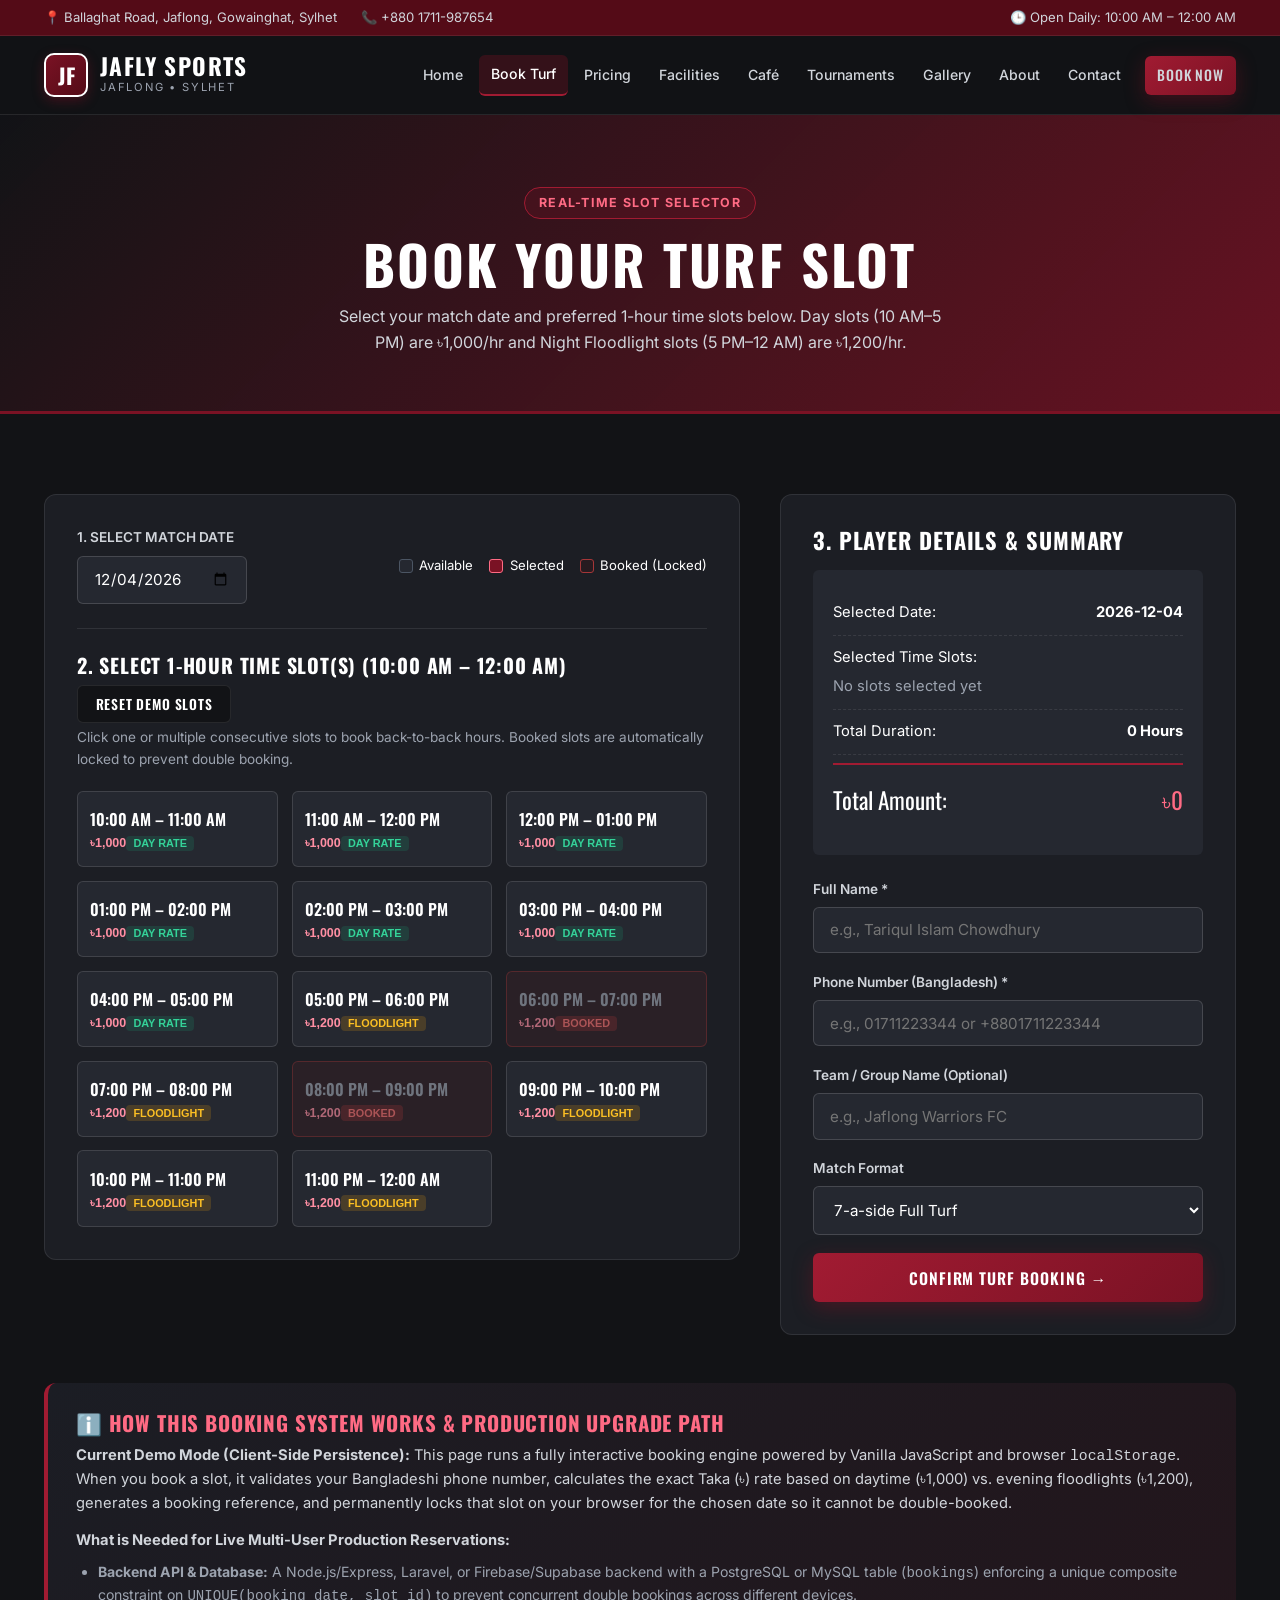
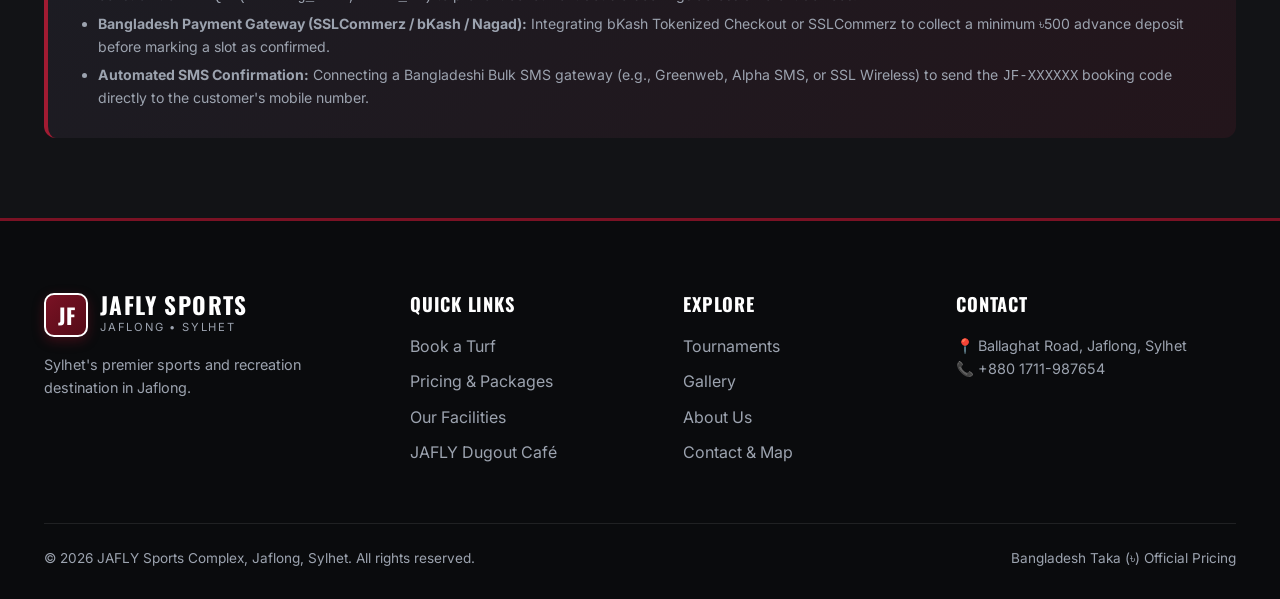
<file: booking.html>
<!DOCTYPE html>
<html lang="en">
<head>
  <meta charset="UTF-8" />
  <meta name="viewport" content="width=device-width, initial-scale=1.0" />
  <title>Book a Turf | JAFLY Sports Complex, Jaflong, Sylhet</title>
  <link rel="stylesheet" href="styles.css" />
</head>
<body>

  <!-- Top Info Bar -->
  <div class="top-bar">
    <div class="container top-bar-inner">
      <div class="top-bar-info">
        <span>📍 Ballaghat Road, Jaflong, Gowainghat, Sylhet</span>
        <span>📞 +880 1711-987654</span>
      </div>
      <div>
        <span>🕒 Open Daily: 10:00 AM – 12:00 AM</span>
      </div>
    </div>
  </div>

  <!-- Header -->
  <header class="site-header">
    <div class="container navbar">
      <a href="index.html" class="brand-logo">
        <div class="logo-crest">JF</div>
        <div class="logo-text">
          <span class="logo-title">JAFLY SPORTS</span>
          <span class="logo-sub">Jaflong • Sylhet</span>
        </div>
      </a>
      <button class="mobile-toggle" id="mobileToggle" aria-label="Toggle Menu">☰</button>
      <nav class="nav-links" id="navLinks">
        <a href="index.html">Home</a>
        <a href="booking.html" class="active">Book Turf</a>
        <a href="pricing.html">Pricing</a>
        <a href="facilities.html">Facilities</a>
        <a href="cafe.html">Café</a>
        <a href="tournaments.html">Tournaments</a>
        <a href="gallery.html">Gallery</a>
        <a href="about.html">About</a>
        <a href="contact.html">Contact</a>
        <a href="booking.html" class="btn btn-primary btn-sm nav-cta">Book Now</a>
      </nav>
    </div>
  </header>

  <!-- Page Banner -->
  <section class="page-header">
    <div class="container">
      <span class="section-tag">Real-Time Slot Selector</span>
      <h1>Book Your Turf Slot</h1>
      <p>Select your match date and preferred 1-hour time slots below. Day slots (10 AM–5 PM) are ৳1,000/hr and Night Floodlight slots (5 PM–12 AM) are ৳1,200/hr.</p>
    </div>
  </section>

  <!-- Interactive Booking Engine -->
  <section class="section">
    <div class="container">
      <div class="booking-layout">

        <!-- Left Column: Date & 14 1-Hour Time Slots -->
        <div class="booking-panel">
          <div class="booking-controls-bar">
            <div class="date-picker-group">
              <label for="bookingDate">1. Select Match Date</label>
              <input type="date" id="bookingDate" class="form-input" style="max-width: 240px;" />
            </div>

            <div class="slot-legend">
              <div class="legend-item"><span class="legend-box legend-available"></span> Available</div>
              <div class="legend-item"><span class="legend-box legend-selected"></span> Selected</div>
              <div class="legend-item"><span class="legend-box legend-booked"></span> Booked (Locked)</div>
            </div>
          </div>

          <div style="display: flex; justify-content: space-between; align-items: center; flex-wrap: wrap; gap: 0.5rem;">
            <h3 style="font-size: 1.25rem;">2. Select 1-Hour Time Slot(s) (10:00 AM – 12:00 AM)</h3>
            <button type="button" id="resetDemoBtn" class="btn btn-dark btn-sm" title="Reset local demo bookings">Reset Demo Slots</button>
          </div>
          <p style="font-size: 0.85rem; color: var(--gray-muted); margin-top: 0.25rem;">
            Click one or multiple consecutive slots to book back-to-back hours. Booked slots are automatically locked to prevent double booking.
          </p>

          <!-- Dynamic 14 Slots Grid rendered by script.js -->
          <div id="slotsGrid" class="slots-grid"></div>
          <p id="slotError" class="error-msg">⚠ Please select at least one available time slot above.</p>
        </div>

        <!-- Right Column: Customer Form & Automatic Price Summary -->
        <div class="booking-panel">
          <h3 style="font-size: 1.4rem; margin-bottom: 1rem;">3. Player Details & Summary</h3>

          <div style="background: var(--charcoal-elevated); padding: 1.25rem; border-radius: var(--radius-sm); margin-bottom: 1.5rem;">
            <div class="summary-line">
              <span>Selected Date:</span>
              <strong id="summaryDate">—</strong>
            </div>
            <div class="summary-line" style="flex-direction: column; gap: 0.35rem;">
              <span>Selected Time Slots:</span>
              <div id="summarySlots">No slots selected yet</div>
            </div>
            <div class="summary-line">
              <span>Total Duration:</span>
              <strong id="summaryHours">0 Hours</strong>
            </div>
            <div class="summary-total">
              <span>Total Amount:</span>
              <span id="summaryTotal" style="color: #FF6B84;">৳0</span>
            </div>
          </div>

          <form id="turfBookingForm" novalidate>
            <div class="form-group">
              <label for="customerName">Full Name *</label>
              <input type="text" id="customerName" class="form-input" placeholder="e.g., Tariqul Islam Chowdhury" required />
              <div id="nameError" class="error-msg">Please enter your full name (minimum 3 characters).</div>
            </div>

            <div class="form-group">
              <label for="customerPhone">Phone Number (Bangladesh) *</label>
              <input type="tel" id="customerPhone" class="form-input" placeholder="e.g., 01711223344 or +8801711223344" required />
              <div id="phoneError" class="error-msg">Enter a valid 11-digit Bangladesh mobile number (013–019XXXXXXXX).</div>
            </div>

            <div class="form-group">
              <label for="customerTeam">Team / Group Name (Optional)</label>
              <input type="text" id="customerTeam" class="form-input" placeholder="e.g., Jaflong Warriors FC" />
            </div>

            <div class="form-group">
              <label for="matchFormat">Match Format</label>
              <select id="matchFormat" class="form-select">
                <option value="7-a-side Full Turf">7-a-side Full Turf</option>
                <option value="6-a-side Standard">6-a-side Standard</option>
                <option value="Academy / Coaching Session">Academy / Coaching Session</option>
              </select>
            </div>

            <button type="submit" class="btn btn-primary btn-block">Confirm Turf Booking →</button>
          </form>

          <!-- Instant Booking Confirmation Receipt -->
          <div id="bookingConfirmation" class="confirmation-box"></div>
        </div>

      </div>

      <!-- Clear Technical Explanation of Demo vs Production Architecture -->
      <div class="architecture-note">
        <h3 style="font-size: 1.3rem; margin-bottom: 0.5rem; color: #FF6B84;">ℹ️ How This Booking System Works & Production Upgrade Path</h3>
        <p style="font-size: 0.92rem; color: var(--gray-light); margin-bottom: 0.85rem;">
          <strong>Current Demo Mode (Client-Side Persistence):</strong> This page runs a fully interactive booking engine powered by Vanilla JavaScript and browser <code>localStorage</code>. When you book a slot, it validates your Bangladeshi phone number, calculates the exact Taka (৳) rate based on daytime (৳1,000) vs. evening floodlights (৳1,200), generates a booking reference, and permanently locks that slot on your browser for the chosen date so it cannot be double-booked.
        </p>
        <p style="font-size: 0.92rem; color: var(--gray-light);">
          <strong>What is Needed for Live Multi-User Production Reservations:</strong>
        </p>
        <ul style="font-size: 0.88rem; color: var(--gray-muted); margin-top: 0.5rem; display: grid; gap: 0.35rem; list-style: disc; padding-left: 1.4rem;">
          <li><strong>Backend API & Database:</strong> A Node.js/Express, Laravel, or Firebase/Supabase backend with a PostgreSQL or MySQL table (<code>bookings</code>) enforcing a unique composite constraint on <code>UNIQUE(booking_date, slot_id)</code> to prevent concurrent double bookings across different devices.</li>
          <li><strong>Bangladesh Payment Gateway (SSLCommerz / bKash / Nagad):</strong> Integrating bKash Tokenized Checkout or SSLCommerz to collect a minimum ৳500 advance deposit before marking a slot as confirmed.</li>
          <li><strong>Automated SMS Confirmation:</strong> Connecting a Bangladeshi Bulk SMS gateway (e.g., Greenweb, Alpha SMS, or SSL Wireless) to send the <code>JF-XXXXXX</code> booking code directly to the customer's mobile number.</li>
        </ul>
      </div>
    </div>
  </section>

  <!-- Footer -->
  <footer class="site-footer">
    <div class="container">
      <div class="footer-grid">
        <div>
          <div class="brand-logo" style="margin-bottom: 1rem;">
            <div class="logo-crest">JF</div>
            <div class="logo-text">
              <span class="logo-title">JAFLY SPORTS</span>
              <span class="logo-sub">Jaflong • Sylhet</span>
            </div>
          </div>
          <p style="font-size: 0.9rem;">Sylhet's premier sports and recreation destination in Jaflong.</p>
        </div>
        <div>
          <h4 class="footer-title">Quick Links</h4>
          <ul class="footer-links">
            <li><a href="booking.html">Book a Turf</a></li>
            <li><a href="pricing.html">Pricing & Packages</a></li>
            <li><a href="facilities.html">Our Facilities</a></li>
            <li><a href="cafe.html">JAFLY Dugout Café</a></li>
          </ul>
        </div>
        <div>
          <h4 class="footer-title">Explore</h4>
          <ul class="footer-links">
            <li><a href="tournaments.html">Tournaments</a></li>
            <li><a href="gallery.html">Gallery</a></li>
            <li><a href="about.html">About Us</a></li>
            <li><a href="contact.html">Contact & Map</a></li>
          </ul>
        </div>
        <div>
          <h4 class="footer-title">Contact</h4>
          <p style="font-size: 0.9rem;">📍 Ballaghat Road, Jaflong, Sylhet</p>
          <p style="font-size: 0.9rem;">📞 +880 1711-987654</p>
        </div>
      </div>
      <div class="footer-bottom">
        <span>© 2026 JAFLY Sports Complex, Jaflong, Sylhet. All rights reserved.</span>
        <span>Bangladesh Taka (৳) Official Pricing</span>
      </div>
    </div>
  </footer>

  <script src="script.js"></script>
</body>
</html>
</file>
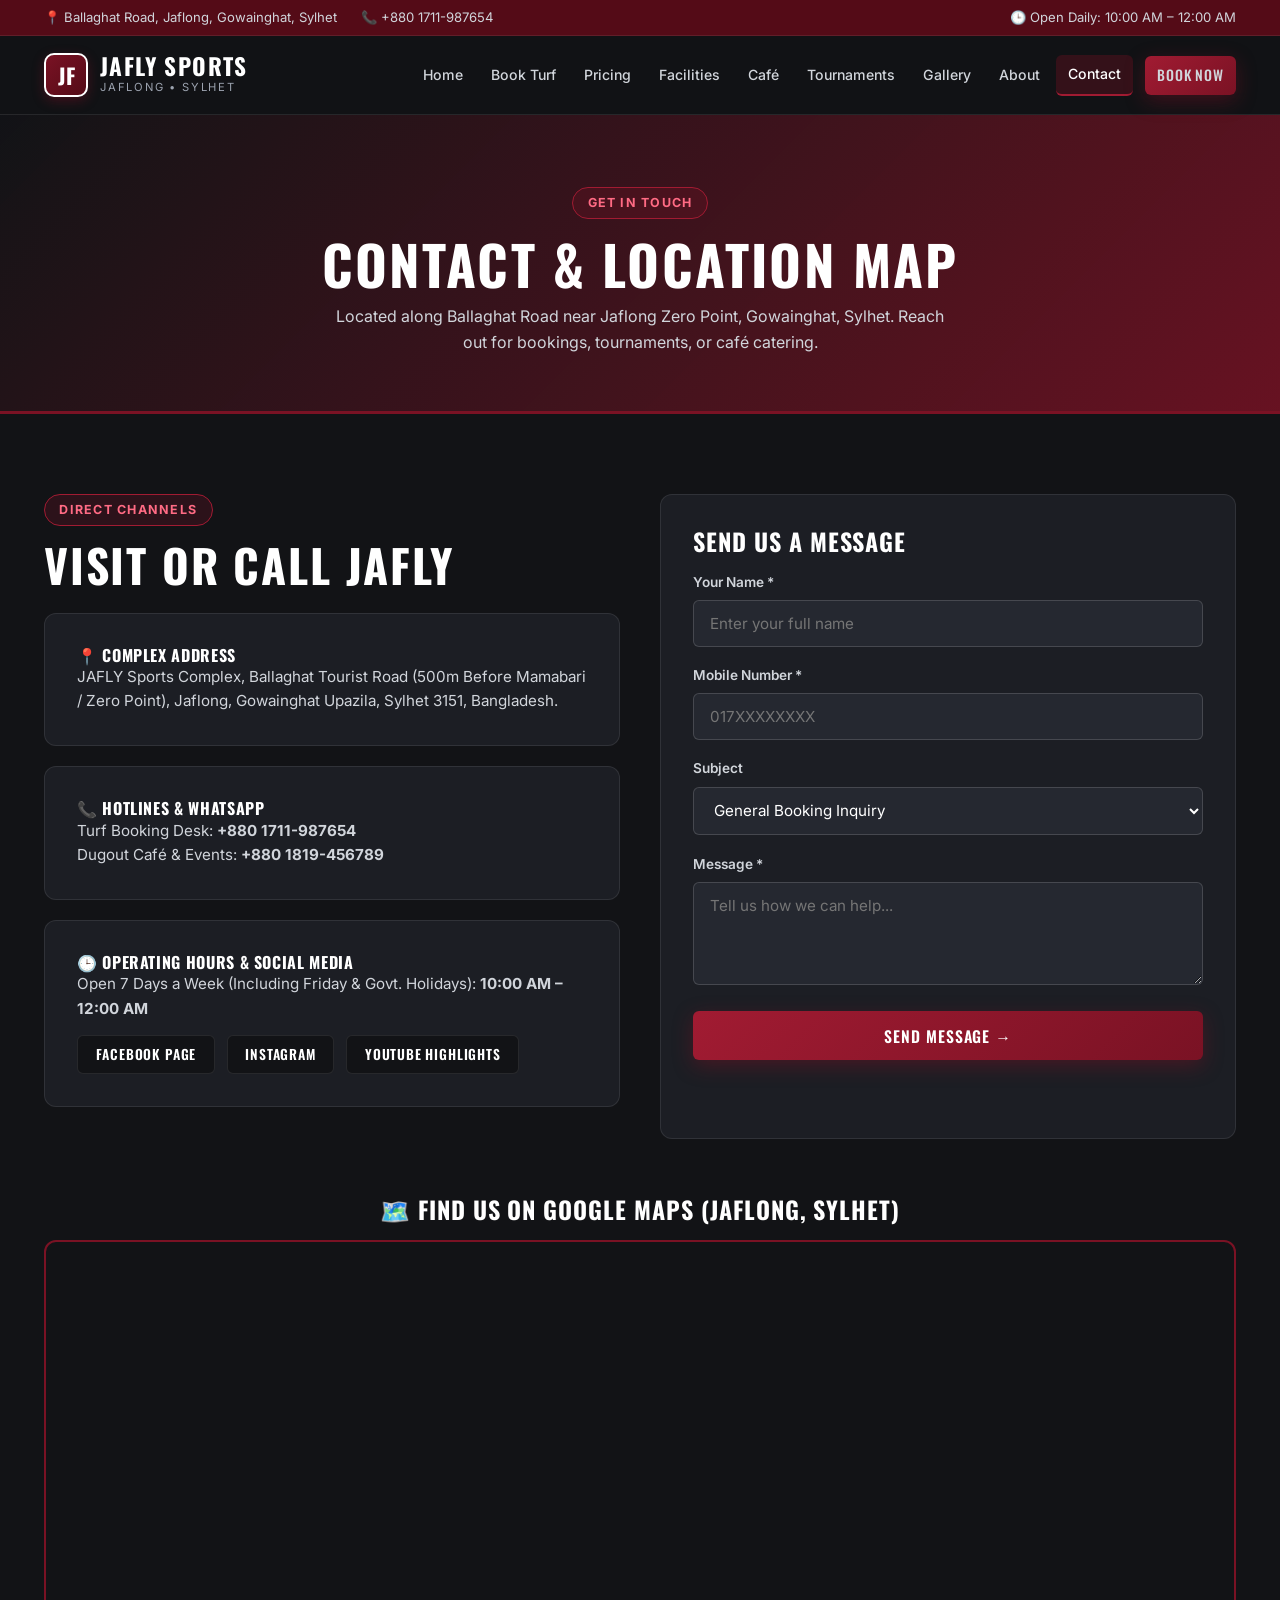
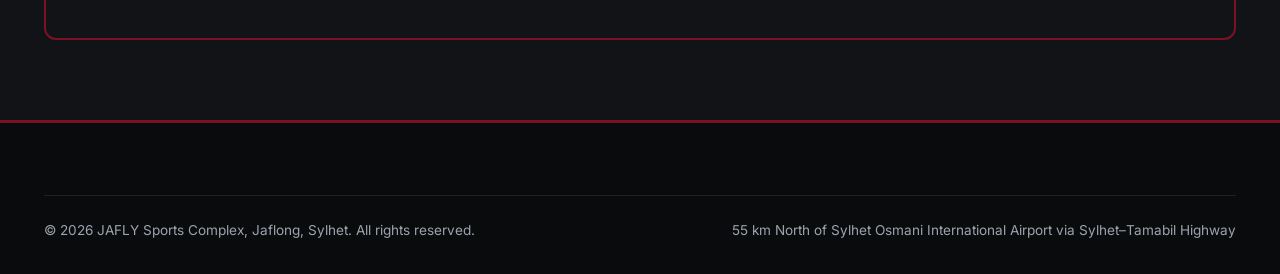
<file: contact.html>
<!DOCTYPE html>
<html lang="en">
<head>
  <meta charset="UTF-8" />
  <meta name="viewport" content="width=device-width, initial-scale=1.0" />
  <title>Contact & Location | JAFLY Sports Complex, Jaflong, Sylhet</title>
  <link rel="stylesheet" href="styles.css" />
</head>
<body>

  <div class="top-bar">
    <div class="container top-bar-inner">
      <div class="top-bar-info">
        <span>📍 Ballaghat Road, Jaflong, Gowainghat, Sylhet</span>
        <span>📞 +880 1711-987654</span>
      </div>
      <div><span>🕒 Open Daily: 10:00 AM – 12:00 AM</span></div>
    </div>
  </div>

  <header class="site-header">
    <div class="container navbar">
      <a href="index.html" class="brand-logo">
        <div class="logo-crest">JF</div>
        <div class="logo-text">
          <span class="logo-title">JAFLY SPORTS</span>
          <span class="logo-sub">Jaflong • Sylhet</span>
        </div>
      </a>
      <button class="mobile-toggle" id="mobileToggle" aria-label="Toggle Menu">☰</button>
      <nav class="nav-links" id="navLinks">
        <a href="index.html">Home</a>
        <a href="booking.html">Book Turf</a>
        <a href="pricing.html">Pricing</a>
        <a href="facilities.html">Facilities</a>
        <a href="cafe.html">Café</a>
        <a href="tournaments.html">Tournaments</a>
        <a href="gallery.html">Gallery</a>
        <a href="about.html">About</a>
        <a href="contact.html" class="active">Contact</a>
        <a href="booking.html" class="btn btn-primary btn-sm nav-cta">Book Now</a>
      </nav>
    </div>
  </header>

  <section class="page-header">
    <div class="container">
      <span class="section-tag">Get In Touch</span>
      <h1>Contact & Location Map</h1>
      <p>Located along Ballaghat Road near Jaflong Zero Point, Gowainghat, Sylhet. Reach out for bookings, tournaments, or café catering.</p>
    </div>
  </section>

  <section class="section">
    <div class="container">
      <div class="grid-2">

        <!-- Contact Details & Social Media -->
        <div>
          <span class="section-tag">Direct Channels</span>
          <h2 class="section-title" style="margin-bottom: 1.25rem;">Visit or Call JAFLY</h2>

          <div style="display: grid; gap: 1.25rem; margin-bottom: 2rem;">
            <div class="booking-panel">
              <h4>📍 Complex Address</h4>
              <p style="color: var(--gray-light); font-size: 0.95rem;">
                JAFLY Sports Complex, Ballaghat Tourist Road (500m Before Mamabari / Zero Point), Jaflong, Gowainghat Upazila, Sylhet 3151, Bangladesh.
              </p>
            </div>

            <div class="booking-panel">
              <h4>📞 Hotlines & WhatsApp</h4>
              <p style="color: var(--gray-light); font-size: 0.95rem;">
                Turf Booking Desk: <strong>+880 1711-987654</strong><br />
                Dugout Café & Events: <strong>+880 1819-456789</strong>
              </p>
            </div>

            <div class="booking-panel">
              <h4>🕒 Operating Hours & Social Media</h4>
              <p style="color: var(--gray-light); font-size: 0.95rem; margin-bottom: 0.85rem;">
                Open 7 Days a Week (Including Friday & Govt. Holidays): <strong>10:00 AM – 12:00 AM</strong>
              </p>
              <div style="display: flex; gap: 0.75rem; flex-wrap: wrap;">
                <a href="https://facebook.com" target="_blank" rel="noopener" class="btn btn-dark btn-sm">Facebook Page</a>
                <a href="https://instagram.com" target="_blank" rel="noopener" class="btn btn-dark btn-sm">Instagram</a>
                <a href="https://youtube.com" target="_blank" rel="noopener" class="btn btn-dark btn-sm">YouTube Highlights</a>
              </div>
            </div>
          </div>
        </div>

        <!-- Inquiry Form -->
        <div class="booking-panel">
          <h3 style="font-size: 1.5rem; margin-bottom: 1rem;">Send Us a Message</h3>
          <form id="contactForm">
            <div class="form-group">
              <label for="contactName">Your Name *</label>
              <input type="text" id="contactName" class="form-input" placeholder="Enter your full name" required />
            </div>
            <div class="form-group">
              <label for="contactPhone">Mobile Number *</label>
              <input type="tel" id="contactPhone" class="form-input" placeholder="017XXXXXXXX" required />
            </div>
            <div class="form-group">
              <label for="contactTopic">Subject</label>
              <select id="contactTopic" class="form-select">
                <option value="General Booking Inquiry">General Booking Inquiry</option>
                <option value="Corporate Tournament Hire">Corporate Tournament Hire</option>
                <option value="Birthday / Café Catering">Birthday / Café Catering</option>
                <option value="Academy Membership">Academy Membership</option>
              </select>
            </div>
            <div class="form-group">
              <label for="contactMessage">Message *</label>
              <textarea id="contactMessage" rows="4" class="form-textarea" placeholder="Tell us how we can help..." required></textarea>
            </div>
            <button type="submit" class="btn btn-primary btn-block">Send Message →</button>
          </form>
          <div id="contactSuccess" class="confirmation-box"></div>
        </div>

      </div>

      <!-- Embedded Google Map of Jaflong, Sylhet -->
      <div style="margin-top: 3.5rem;">
        <h3 style="font-size: 1.5rem; margin-bottom: 1rem; text-align: center;">🗺️ Find Us on Google Maps (Jaflong, Sylhet)</h3>
        <div style="border-radius: var(--radius-md); overflow: hidden; border: 2px solid var(--maroon); height: 400px;">
          <iframe
            title="JAFLY Sports Complex Jaflong Map"
            src="https://www.google.com/maps/embed?pb=!1m18!1m12!1m3!1d28876.24156852398!2d92.0012302!3d25.1610621!2m3!1f0!2f0!3f0!3m2!1i1024!2i768!4f13.1!3m3!1m2!1s0x375044bd7d747f47%3A0xef2f57d64370f6f8!2sJaflong!5e0!3m2!1sen!2sbd!4v1700000000000!5m2!1sen!2sbd"
            width="100%"
            height="100%"
            style="border:0;"
            allowfullscreen=""
            loading="lazy"
            referrerpolicy="no-referrer-when-downgrade">
          </iframe>
        </div>
      </div>
    </div>
  </section>

  <footer class="site-footer">
    <div class="container">
      <div class="footer-bottom">
        <span>© 2026 JAFLY Sports Complex, Jaflong, Sylhet. All rights reserved.</span>
        <span>55 km North of Sylhet Osmani International Airport via Sylhet–Tamabil Highway</span>
      </div>
    </div>
  </footer>

  <script src="script.js"></script>
</body>
</html>
</file>
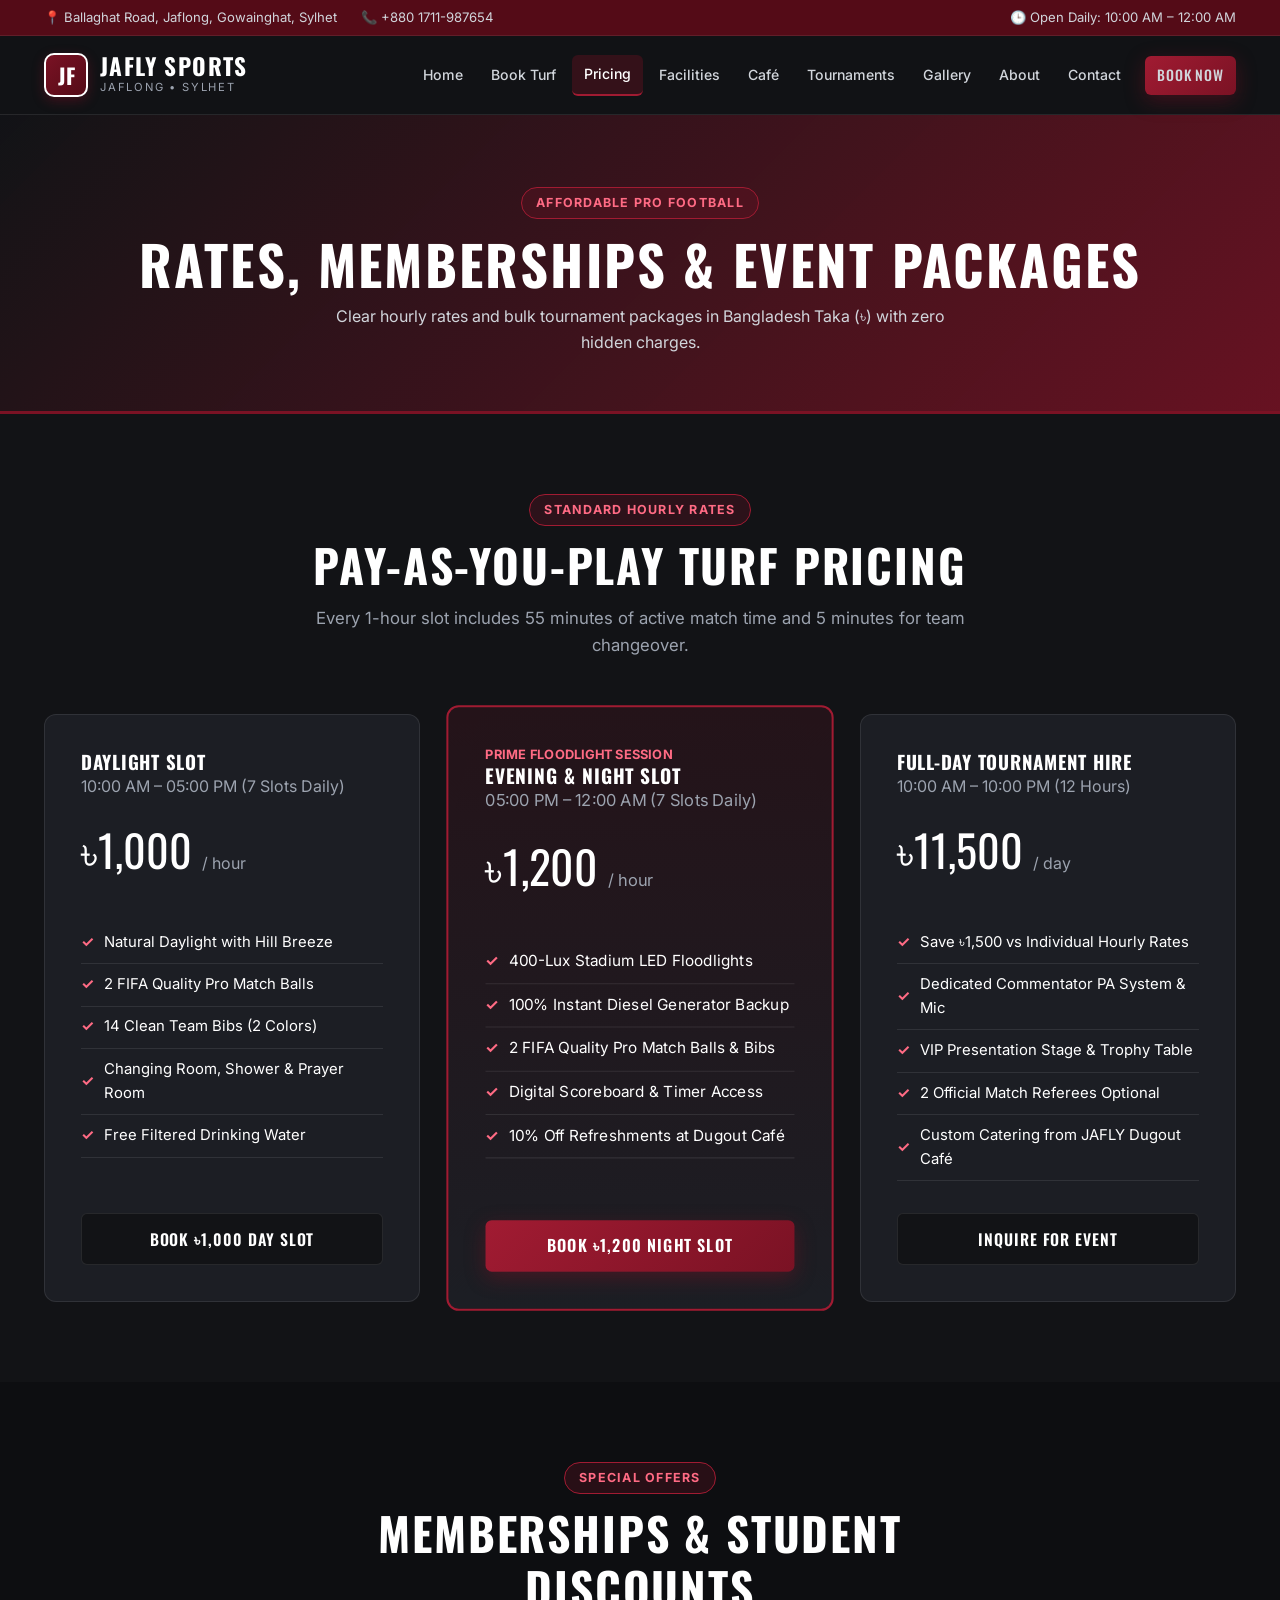
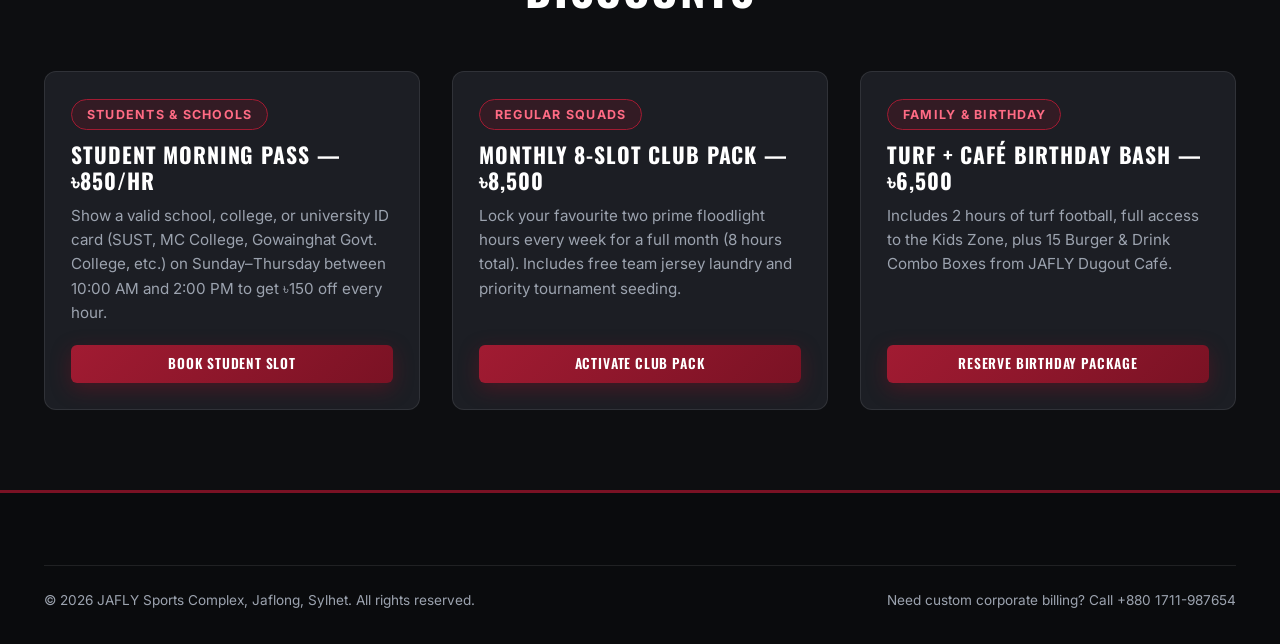
<file: pricing.html>
<!DOCTYPE html>
<html lang="en">
<head>
  <meta charset="UTF-8" />
  <meta name="viewport" content="width=device-width, initial-scale=1.0" />
  <title>Pricing & Packages | JAFLY Sports Complex, Jaflong, Sylhet</title>
  <link rel="stylesheet" href="styles.css" />
</head>
<body>

  <div class="top-bar">
    <div class="container top-bar-inner">
      <div class="top-bar-info">
        <span>📍 Ballaghat Road, Jaflong, Gowainghat, Sylhet</span>
        <span>📞 +880 1711-987654</span>
      </div>
      <div><span>🕒 Open Daily: 10:00 AM – 12:00 AM</span></div>
    </div>
  </div>

  <header class="site-header">
    <div class="container navbar">
      <a href="index.html" class="brand-logo">
        <div class="logo-crest">JF</div>
        <div class="logo-text">
          <span class="logo-title">JAFLY SPORTS</span>
          <span class="logo-sub">Jaflong • Sylhet</span>
        </div>
      </a>
      <button class="mobile-toggle" id="mobileToggle" aria-label="Toggle Menu">☰</button>
      <nav class="nav-links" id="navLinks">
        <a href="index.html">Home</a>
        <a href="booking.html">Book Turf</a>
        <a href="pricing.html" class="active">Pricing</a>
        <a href="facilities.html">Facilities</a>
        <a href="cafe.html">Café</a>
        <a href="tournaments.html">Tournaments</a>
        <a href="gallery.html">Gallery</a>
        <a href="about.html">About</a>
        <a href="contact.html">Contact</a>
        <a href="booking.html" class="btn btn-primary btn-sm nav-cta">Book Now</a>
      </nav>
    </div>
  </header>

  <section class="page-header">
    <div class="container">
      <span class="section-tag">Affordable Pro Football</span>
      <h1>Rates, Memberships & Event Packages</h1>
      <p>Clear hourly rates and bulk tournament packages in Bangladesh Taka (৳) with zero hidden charges.</p>
    </div>
  </section>

  <!-- Standard Hourly Rates -->
  <section class="section">
    <div class="container">
      <div class="section-header">
        <span class="section-tag">Standard Hourly Rates</span>
        <h2 class="section-title">Pay-As-You-Play Turf Pricing</h2>
        <p class="section-subtitle">Every 1-hour slot includes 55 minutes of active match time and 5 minutes for team changeover.</p>
      </div>

      <div class="grid-3">
        <div class="pricing-card">
          <h3>Daylight Slot</h3>
          <p style="color: var(--gray-muted);">10:00 AM – 05:00 PM (7 Slots Daily)</p>
          <div class="price-amount">৳1,000 <span>/ hour</span></div>
          <ul class="feature-list">
            <li>Natural Daylight with Hill Breeze</li>
            <li>2 FIFA Quality Pro Match Balls</li>
            <li>14 Clean Team Bibs (2 Colors)</li>
            <li>Changing Room, Shower & Prayer Room</li>
            <li>Free Filtered Drinking Water</li>
          </ul>
          <a href="booking.html" class="btn btn-dark btn-block">Book ৳1,000 Day Slot</a>
        </div>

        <div class="pricing-card featured">
          <div style="color: #FF6B84; font-size: 0.78rem; font-weight: 700; text-transform: uppercase;">Prime Floodlight Session</div>
          <h3>Evening & Night Slot</h3>
          <p style="color: var(--gray-muted);">05:00 PM – 12:00 AM (7 Slots Daily)</p>
          <div class="price-amount">৳1,200 <span>/ hour</span></div>
          <ul class="feature-list">
            <li>400-Lux Stadium LED Floodlights</li>
            <li>100% Instant Diesel Generator Backup</li>
            <li>2 FIFA Quality Pro Match Balls & Bibs</li>
            <li>Digital Scoreboard & Timer Access</li>
            <li>10% Off Refreshments at Dugout Café</li>
          </ul>
          <a href="booking.html" class="btn btn-primary btn-block">Book ৳1,200 Night Slot</a>
        </div>

        <div class="pricing-card">
          <h3>Full-Day Tournament Hire</h3>
          <p style="color: var(--gray-muted);">10:00 AM – 10:00 PM (12 Hours)</p>
          <div class="price-amount">৳11,500 <span>/ day</span></div>
          <ul class="feature-list">
            <li>Save ৳1,500 vs Individual Hourly Rates</li>
            <li>Dedicated Commentator PA System & Mic</li>
            <li>VIP Presentation Stage & Trophy Table</li>
            <li>2 Official Match Referees Optional</li>
            <li>Custom Catering from JAFLY Dugout Café</li>
          </ul>
          <a href="contact.html" class="btn btn-dark btn-block">Inquire for Event</a>
        </div>
      </div>
    </div>
  </section>

  <!-- Special Offers & Monthly Subscriptions -->
  <section class="section section-darker">
    <div class="container">
      <div class="section-header">
        <span class="section-tag">Special Offers</span>
        <h2 class="section-title">Memberships & Student Discounts</h2>
      </div>

      <div class="grid-3">
        <div class="card">
          <div class="card-body">
            <span class="section-tag" style="align-self: flex-start;">Students & Schools</span>
            <h3 class="card-title">Student Morning Pass — ৳850/hr</h3>
            <p class="card-text">
              Show a valid school, college, or university ID card (SUST, MC College, Gowainghat Govt. College, etc.) on Sunday–Thursday between 10:00 AM and 2:00 PM to get ৳150 off every hour.
            </p>
            <a href="booking.html" class="btn btn-primary btn-sm">Book Student Slot</a>
          </div>
        </div>

        <div class="card">
          <div class="card-body">
            <span class="section-tag" style="align-self: flex-start;">Regular Squads</span>
            <h3 class="card-title">Monthly 8-Slot Club Pack — ৳8,500</h3>
            <p class="card-text">
              Lock your favourite two prime floodlight hours every week for a full month (8 hours total). Includes free team jersey laundry and priority tournament seeding.
            </p>
            <a href="contact.html" class="btn btn-primary btn-sm">Activate Club Pack</a>
          </div>
        </div>

        <div class="card">
          <div class="card-body">
            <span class="section-tag" style="align-self: flex-start;">Family & Birthday</span>
            <h3 class="card-title">Turf + Café Birthday Bash — ৳6,500</h3>
            <p class="card-text">
              Includes 2 hours of turf football, full access to the Kids Zone, plus 15 Burger & Drink Combo Boxes from JAFLY Dugout Café.
            </p>
            <a href="contact.html" class="btn btn-primary btn-sm">Reserve Birthday Package</a>
          </div>
        </div>
      </div>
    </div>
  </section>

  <footer class="site-footer">
    <div class="container">
      <div class="footer-bottom">
        <span>© 2026 JAFLY Sports Complex, Jaflong, Sylhet. All rights reserved.</span>
        <span>Need custom corporate billing? Call +880 1711-987654</span>
      </div>
    </div>
  </footer>

  <script src="script.js"></script>
</body>
</html>
</file>
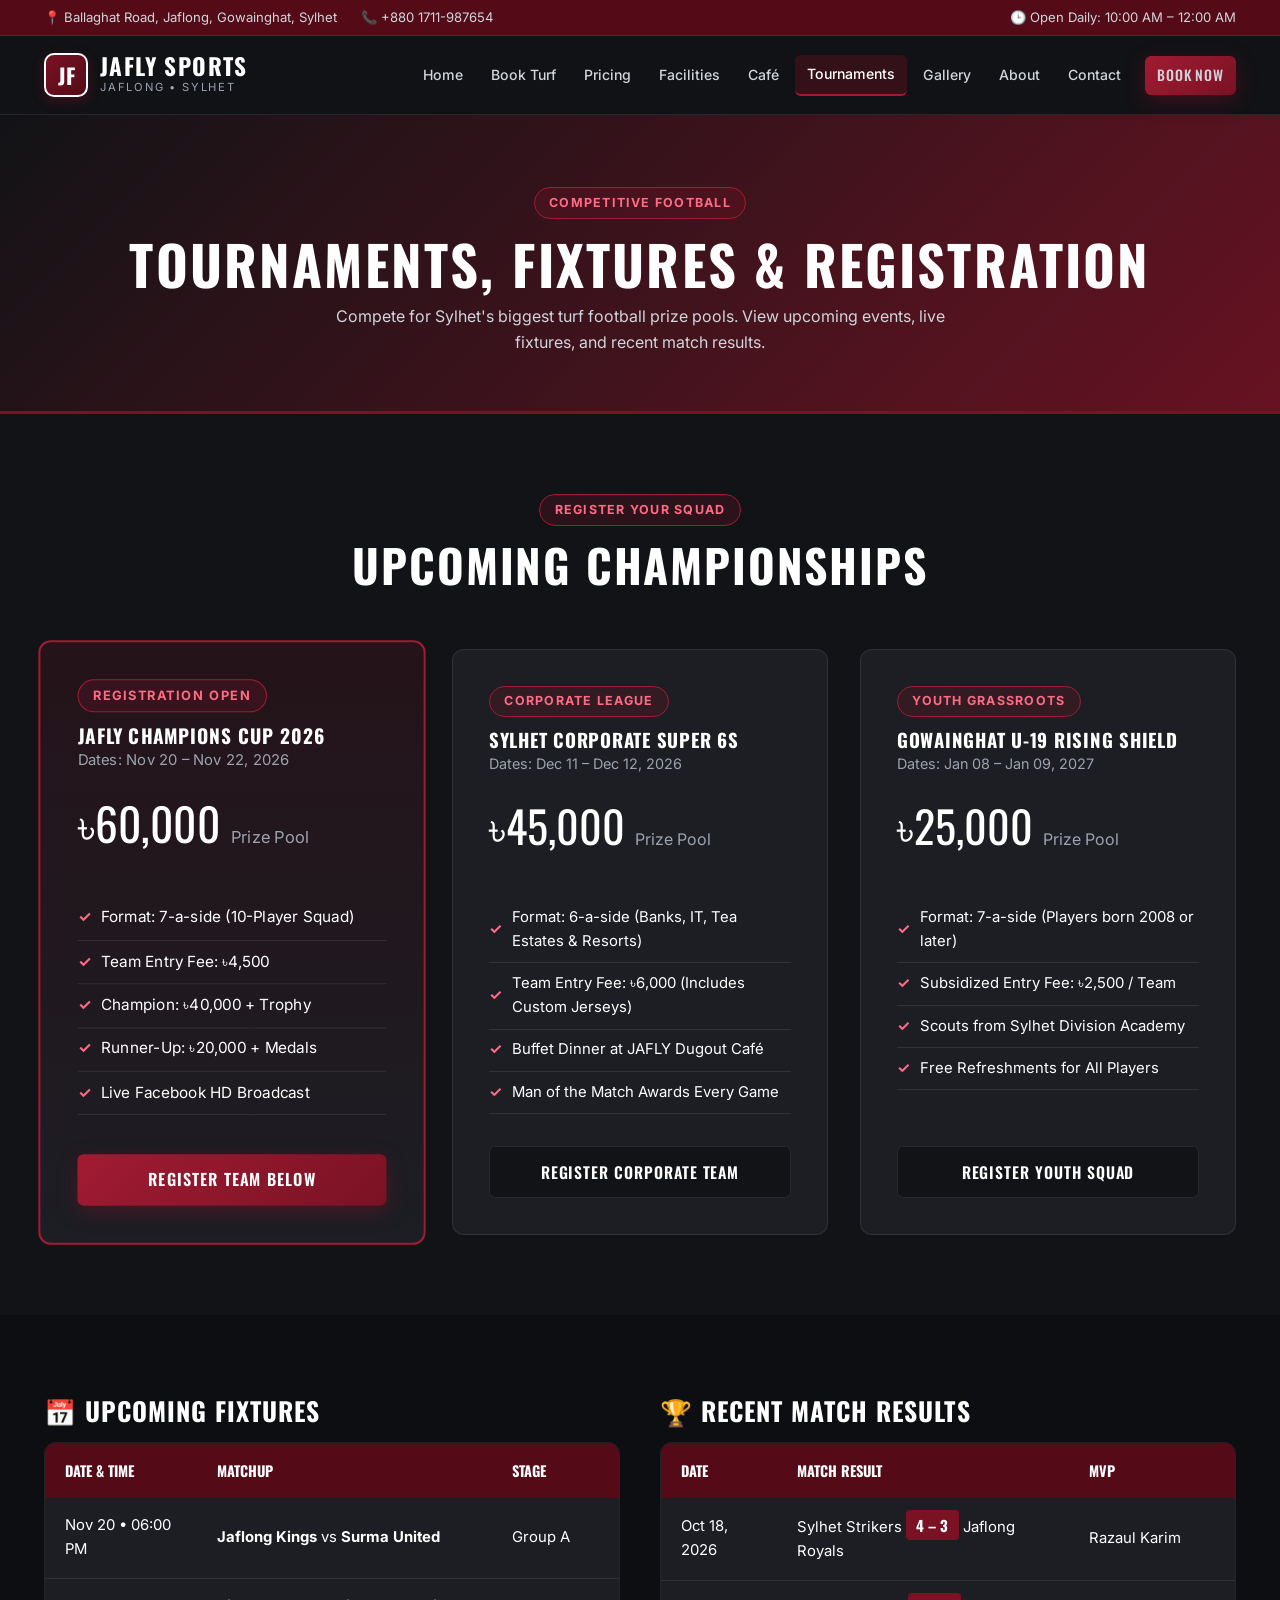
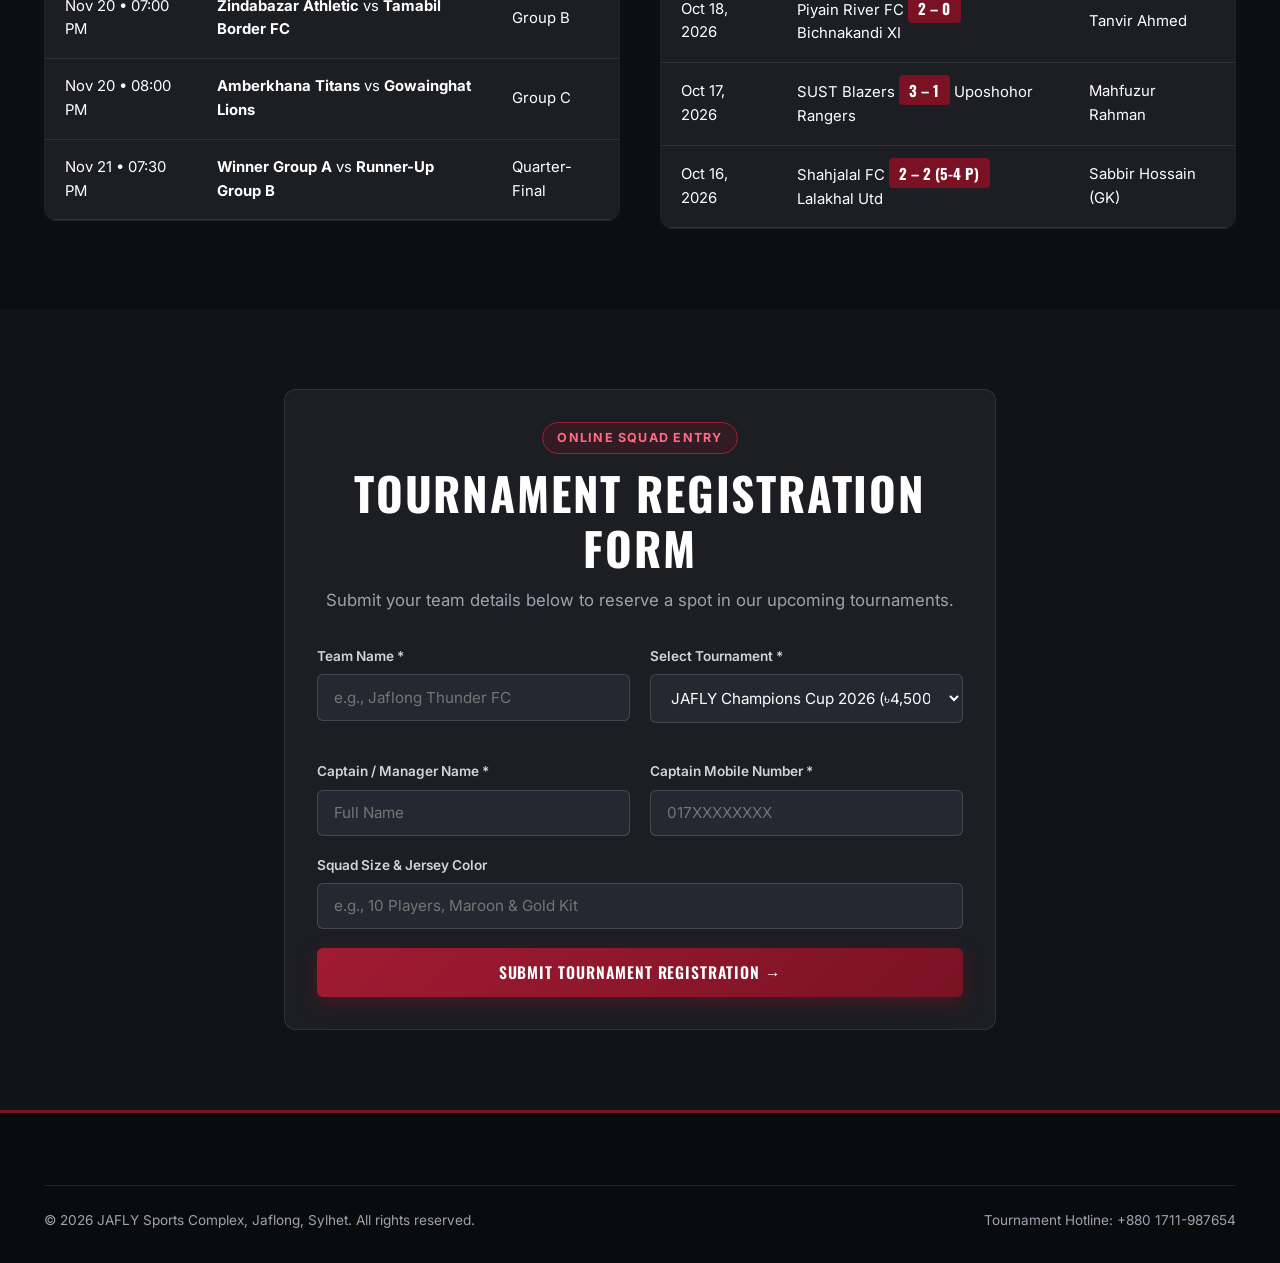
<file: tournaments.html>
<!DOCTYPE html>
<html lang="en">
<head>
  <meta charset="UTF-8" />
  <meta name="viewport" content="width=device-width, initial-scale=1.0" />
  <title>Tournaments, Fixtures & Results | JAFLY Sports Complex</title>
  <link rel="stylesheet" href="styles.css" />
</head>
<body>

  <div class="top-bar">
    <div class="container top-bar-inner">
      <div class="top-bar-info">
        <span>📍 Ballaghat Road, Jaflong, Gowainghat, Sylhet</span>
        <span>📞 +880 1711-987654</span>
      </div>
      <div><span>🕒 Open Daily: 10:00 AM – 12:00 AM</span></div>
    </div>
  </div>

  <header class="site-header">
    <div class="container navbar">
      <a href="index.html" class="brand-logo">
        <div class="logo-crest">JF</div>
        <div class="logo-text">
          <span class="logo-title">JAFLY SPORTS</span>
          <span class="logo-sub">Jaflong • Sylhet</span>
        </div>
      </a>
      <button class="mobile-toggle" id="mobileToggle" aria-label="Toggle Menu">☰</button>
      <nav class="nav-links" id="navLinks">
        <a href="index.html">Home</a>
        <a href="booking.html">Book Turf</a>
        <a href="pricing.html">Pricing</a>
        <a href="facilities.html">Facilities</a>
        <a href="cafe.html">Café</a>
        <a href="tournaments.html" class="active">Tournaments</a>
        <a href="gallery.html">Gallery</a>
        <a href="about.html">About</a>
        <a href="contact.html">Contact</a>
        <a href="booking.html" class="btn btn-primary btn-sm nav-cta">Book Now</a>
      </nav>
    </div>
  </header>

  <section class="page-header">
    <div class="container">
      <span class="section-tag">Competitive Football</span>
      <h1>Tournaments, Fixtures & Registration</h1>
      <p>Compete for Sylhet's biggest turf football prize pools. View upcoming events, live fixtures, and recent match results.</p>
    </div>
  </section>

  <!-- Upcoming Events -->
  <section class="section">
    <div class="container">
      <div class="section-header">
        <span class="section-tag">Register Your Squad</span>
        <h2 class="section-title">Upcoming Championships</h2>
      </div>

      <div class="grid-3">
        <div class="pricing-card featured">
          <span class="section-tag" style="align-self:flex-start;">Registration Open</span>
          <h3>JAFLY Champions Cup 2026</h3>
          <p style="color: var(--gray-muted); font-size:0.9rem;">Dates: Nov 20 – Nov 22, 2026</p>
          <div class="price-amount">৳60,000 <span>Prize Pool</span></div>
          <ul class="feature-list">
            <li>Format: 7-a-side (10-Player Squad)</li>
            <li>Team Entry Fee: ৳4,500</li>
            <li>Champion: ৳40,000 + Trophy</li>
            <li>Runner-Up: ৳20,000 + Medals</li>
            <li>Live Facebook HD Broadcast</li>
          </ul>
          <a href="#registerSection" class="btn btn-primary btn-block">Register Team Below</a>
        </div>

        <div class="pricing-card">
          <span class="section-tag" style="align-self:flex-start;">Corporate League</span>
          <h3>Sylhet Corporate Super 6s</h3>
          <p style="color: var(--gray-muted); font-size:0.9rem;">Dates: Dec 11 – Dec 12, 2026</p>
          <div class="price-amount">৳45,000 <span>Prize Pool</span></div>
          <ul class="feature-list">
            <li>Format: 6-a-side (Banks, IT, Tea Estates & Resorts)</li>
            <li>Team Entry Fee: ৳6,000 (Includes Custom Jerseys)</li>
            <li>Buffet Dinner at JAFLY Dugout Café</li>
            <li>Man of the Match Awards Every Game</li>
          </ul>
          <a href="#registerSection" class="btn btn-dark btn-block">Register Corporate Team</a>
        </div>

        <div class="pricing-card">
          <span class="section-tag" style="align-self:flex-start;">Youth Grassroots</span>
          <h3>Gowainghat U-19 Rising Shield</h3>
          <p style="color: var(--gray-muted); font-size:0.9rem;">Dates: Jan 08 – Jan 09, 2027</p>
          <div class="price-amount">৳25,000 <span>Prize Pool</span></div>
          <ul class="feature-list">
            <li>Format: 7-a-side (Players born 2008 or later)</li>
            <li>Subsidized Entry Fee: ৳2,500 / Team</li>
            <li>Scouts from Sylhet Division Academy</li>
            <li>Free Refreshments for All Players</li>
          </ul>
          <a href="#registerSection" class="btn btn-dark btn-block">Register Youth Squad</a>
        </div>
      </div>
    </div>
  </section>

  <!-- Fixtures & Results Tables -->
  <section class="section section-darker">
    <div class="container">
      <div class="grid-2">

        <div>
          <h3 style="font-size: 1.6rem; margin-bottom: 1rem;">📅 Upcoming Fixtures</h3>
          <div class="table-responsive">
            <table class="sports-table">
              <thead>
                <tr>
                  <th>Date & Time</th>
                  <th>Matchup</th>
                  <th>Stage</th>
                </tr>
              </thead>
              <tbody>
                <tr>
                  <td>Nov 20 • 06:00 PM</td>
                  <td><strong>Jaflong Kings</strong> vs <strong>Surma United</strong></td>
                  <td>Group A</td>
                </tr>
                <tr>
                  <td>Nov 20 • 07:00 PM</td>
                  <td><strong>Zindabazar Athletic</strong> vs <strong>Tamabil Border FC</strong></td>
                  <td>Group B</td>
                </tr>
                <tr>
                  <td>Nov 20 • 08:00 PM</td>
                  <td><strong>Amberkhana Titans</strong> vs <strong>Gowainghat Lions</strong></td>
                  <td>Group C</td>
                </tr>
                <tr>
                  <td>Nov 21 • 07:30 PM</td>
                  <td><strong>Winner Group A</strong> vs <strong>Runner-Up Group B</strong></td>
                  <td>Quarter-Final</td>
                </tr>
              </tbody>
            </table>
          </div>
        </div>

        <div>
          <h3 style="font-size: 1.6rem; margin-bottom: 1rem;">🏆 Recent Match Results</h3>
          <div class="table-responsive">
            <table class="sports-table">
              <thead>
                <tr>
                  <th>Date</th>
                  <th>Match Result</th>
                  <th>MVP</th>
                </tr>
              </thead>
              <tbody>
                <tr>
                  <td>Oct 18, 2026</td>
                  <td>Sylhet Strikers <span class="score-pill">4 – 3</span> Jaflong Royals</td>
                  <td>Razaul Karim</td>
                </tr>
                <tr>
                  <td>Oct 18, 2026</td>
                  <td>Piyain River FC <span class="score-pill">2 – 0</span> Bichnakandi XI</td>
                  <td>Tanvir Ahmed</td>
                </tr>
                <tr>
                  <td>Oct 17, 2026</td>
                  <td>SUST Blazers <span class="score-pill">3 – 1</span> Uposhohor Rangers</td>
                  <td>Mahfuzur Rahman</td>
                </tr>
                <tr>
                  <td>Oct 16, 2026</td>
                  <td>Shahjalal FC <span class="score-pill">2 – 2 (5-4 P)</span> Lalakhal Utd</td>
                  <td>Sabbir Hossain (GK)</td>
                </tr>
              </tbody>
            </table>
          </div>
        </div>

      </div>
    </div>
  </section>

  <!-- Team Registration Form -->
  <section class="section" id="registerSection">
    <div class="container" style="max-width: 760px;">
      <div class="booking-panel">
        <div class="section-header" style="margin-bottom: 2rem;">
          <span class="section-tag">Online Squad Entry</span>
          <h2 class="section-title">Tournament Registration Form</h2>
          <p class="section-subtitle">Submit your team details below to reserve a spot in our upcoming tournaments.</p>
        </div>

        <form id="tournamentRegForm">
          <div class="grid-2" style="gap: 1.25rem; grid-template-columns: repeat(auto-fit, minmax(260px, 1fr));">
            <div class="form-group">
              <label for="regTeamName">Team Name *</label>
              <input type="text" id="regTeamName" class="form-input" placeholder="e.g., Jaflong Thunder FC" required />
            </div>
            <div class="form-group">
              <label for="regEvent">Select Tournament *</label>
              <select id="regEvent" class="form-select" required>
                <option value="JAFLY Champions Cup 2026 (৳4,500)">JAFLY Champions Cup 2026 (৳4,500)</option>
                <option value="Sylhet Corporate Super 6s (৳6,000)">Sylhet Corporate Super 6s (৳6,000)</option>
                <option value="Gowainghat U-19 Rising Shield (৳2,500)">Gowainghat U-19 Rising Shield (৳2,500)</option>
              </select>
            </div>
            <div class="form-group">
              <label for="regCaptain">Captain / Manager Name *</label>
              <input type="text" id="regCaptain" class="form-input" placeholder="Full Name" required />
            </div>
            <div class="form-group">
              <label for="regPhone">Captain Mobile Number *</label>
              <input type="tel" id="regPhone" class="form-input" placeholder="017XXXXXXXX" required />
            </div>
          </div>

          <div class="form-group">
            <label for="regNotes">Squad Size & Jersey Color</label>
            <input type="text" id="regNotes" class="form-input" placeholder="e.g., 10 Players, Maroon & Gold Kit" />
          </div>

          <button type="submit" class="btn btn-primary btn-block">Submit Tournament Registration →</button>
        </form>

        <div id="tourneyRegSuccess" class="confirmation-box"></div>
      </div>
    </div>
  </section>

  <footer class="site-footer">
    <div class="container">
      <div class="footer-bottom">
        <span>© 2026 JAFLY Sports Complex, Jaflong, Sylhet. All rights reserved.</span>
        <span>Tournament Hotline: +880 1711-987654</span>
      </div>
    </div>
  </footer>

  <script src="script.js"></script>
</body>
</html>
</file>
<file: styles.css>
/* ==========================================================================
   JAFLY SPORTS COMPLEX - MASTER STYLESHEET
   Colors: Rich Maroon (#7A1224), Matte Charcoal (#141518), Crisp White (#FFFFFF)
   ========================================================================== */

@import url('https://fonts.googleapis.com/css2?family=Inter:wght@300;400;500;600;700&family=Oswald:wght@500;600;700&display=swap');

:root {
  --maroon: #7A1224;
  --maroon-light: #A11B32;
  --maroon-dark: #540B17;
  --maroon-glow: rgba(122, 18, 36, 0.45);
  --charcoal: #121316;
  --charcoal-card: #1C1E24;
  --charcoal-elevated: #252830;
  --white: #FFFFFF;
  --off-white: #F7F7F9;
  --gray-light: #D1D5DB;
  --gray-muted: #9CA3AF;
  --border-dark: rgba(255, 255, 255, 0.09);
  --border-light: #E5E7EB;
  --accent-gold: #F59E0B;
  --success: #10B981;
  --danger: #EF4444;
  --shadow-sm: 0 4px 12px rgba(0, 0, 0, 0.25);
  --shadow-lg: 0 16px 36px rgba(0, 0, 0, 0.45);
  --radius-sm: 6px;
  --radius-md: 12px;
  --radius-lg: 18px;
  --transition: all 0.28s cubic-bezier(0.4, 0, 0.2, 1);
}

* {
  margin: 0;
  padding: 0;
  box-sizing: border-box;
}

html {
  scroll-behavior: smooth;
}

body {
  font-family: 'Inter', -apple-system, BlinkMacSystemFont, sans-serif;
  background-color: var(--charcoal);
  color: var(--white);
  line-height: 1.6;
  overflow-x: hidden;
}

h1, h2, h3, h4, .font-heading {
  font-family: 'Oswald', sans-serif;
  text-transform: uppercase;
  letter-spacing: 0.04em;
  line-height: 1.2;
}

a {
  text-decoration: none;
  color: inherit;
  transition: var(--transition);
}

ul {
  list-style: none;
}

img {
  max-width: 100%;
  display: block;
}

.container {
  width: 100%;
  max-width: 1240px;
  margin: 0 auto;
  padding: 0 1.5rem;
}

.section {
  padding: 5rem 0;
}

.section-light {
  background-color: var(--off-white);
  color: var(--charcoal);
}

.section-darker {
  background-color: #0D0E11;
}

.section-header {
  text-align: center;
  max-width: 720px;
  margin: 0 auto 3.5rem auto;
}

.section-tag {
  display: inline-block;
  background: rgba(122, 18, 36, 0.25);
  color: #FF6B84;
  border: 1px solid var(--maroon-light);
  padding: 0.3rem 0.9rem;
  border-radius: 50px;
  font-size: 0.78rem;
  font-weight: 700;
  text-transform: uppercase;
  letter-spacing: 0.1em;
  margin-bottom: 0.75rem;
}

.section-light .section-tag {
  background: rgba(122, 18, 36, 0.1);
  color: var(--maroon);
}

.section-title {
  font-size: clamp(2rem, 4vw, 2.85rem);
  margin-bottom: 0.75rem;
}

.section-subtitle {
  color: var(--gray-muted);
  font-size: 1.05rem;
}

.section-light .section-subtitle {
  color: #4B5563;
}

/* ==========================================================================
   HEADER & NAVIGATION
   ========================================================================== */

.top-bar {
  background-color: var(--maroon-dark);
  color: var(--gray-light);
  font-size: 0.82rem;
  padding: 0.45rem 0;
  border-bottom: 1px solid rgba(255, 255, 255, 0.08);
}

.top-bar-inner {
  display: flex;
  justify-content: space-between;
  align-items: center;
  flex-wrap: wrap;
  gap: 0.5rem;
}

.top-bar-info span {
  margin-right: 1.25rem;
  display: inline-flex;
  align-items: center;
  gap: 0.35rem;
}

.site-header {
  position: sticky;
  top: 0;
  z-index: 1000;
  background: rgba(18, 19, 22, 0.94);
  backdrop-filter: blur(12px);
  border-bottom: 1px solid var(--border-dark);
}

.navbar {
  display: flex;
  justify-content: space-between;
  align-items: center;
  height: 78px;
}

.brand-logo {
  display: flex;
  align-items: center;
  gap: 0.75rem;
}

.logo-crest {
  width: 44px;
  height: 44px;
  background: linear-gradient(135deg, var(--maroon), var(--maroon-dark));
  border: 2px solid var(--white);
  border-radius: 10px;
  display: grid;
  place-items: center;
  font-family: 'Oswald', sans-serif;
  font-weight: 700;
  font-size: 1.35rem;
  color: var(--white);
  box-shadow: 0 4px 12px var(--maroon-glow);
}

.logo-text {
  display: flex;
  flex-direction: column;
}

.logo-title {
  font-family: 'Oswald', sans-serif;
  font-size: 1.45rem;
  font-weight: 700;
  letter-spacing: 0.06em;
  color: var(--white);
  line-height: 1;
}

.logo-sub {
  font-size: 0.7rem;
  text-transform: uppercase;
  letter-spacing: 0.16em;
  color: var(--gray-muted);
  margin-top: 2px;
}

.nav-links {
  display: flex;
  align-items: center;
  gap: 0.25rem;
}

.nav-links a {
  padding: 0.5rem 0.75rem;
  font-size: 0.88rem;
  font-weight: 500;
  color: var(--gray-light);
  border-radius: var(--radius-sm);
}

.nav-links a:hover,
.nav-links a.active {
  color: var(--white);
  background: rgba(122, 18, 36, 0.35);
}

.nav-links a.active {
  border-bottom: 2px solid var(--maroon-light);
}

.nav-cta {
  margin-left: 0.5rem;
}

.mobile-toggle {
  display: none;
  background: none;
  border: 1px solid var(--border-dark);
  color: var(--white);
  padding: 0.45rem 0.65rem;
  border-radius: var(--radius-sm);
  cursor: pointer;
  font-size: 1.25rem;
}

/* ==========================================================================
   BUTTONS
   ========================================================================== */

.btn {
  display: inline-flex;
  align-items: center;
  justify-content: center;
  gap: 0.5rem;
  padding: 0.78rem 1.65rem;
  font-family: 'Oswald', sans-serif;
  font-size: 0.98rem;
  font-weight: 600;
  text-transform: uppercase;
  letter-spacing: 0.06em;
  border-radius: var(--radius-sm);
  border: none;
  cursor: pointer;
  transition: var(--transition);
}

.btn-primary {
  background: linear-gradient(135deg, var(--maroon-light), var(--maroon));
  color: var(--white);
  box-shadow: 0 6px 20px var(--maroon-glow);
}

.btn-primary:hover {
  background: linear-gradient(135deg, #B8203B, var(--maroon-light));
  transform: translateY(-2px);
  box-shadow: 0 10px 25px rgba(161, 27, 50, 0.6);
}

.btn-outline {
  background: transparent;
  color: var(--white);
  border: 2px solid var(--white);
}

.btn-outline:hover {
  background: var(--white);
  color: var(--charcoal);
  transform: translateY(-2px);
}

.btn-dark {
  background: var(--charcoal);
  color: var(--white);
  border: 1px solid var(--border-dark);
}

.btn-dark:hover {
  background: var(--maroon);
}

.btn-sm {
  padding: 0.5rem 1.1rem;
  font-size: 0.85rem;
}

.btn-block {
  width: 100%;
}

/* ==========================================================================
   HERO & PAGE BANNERS
   ========================================================================== */

.hero {
  position: relative;
  min-height: 84vh;
  display: flex;
  align-items: center;
  background: linear-gradient(105deg, rgba(14, 15, 18, 0.94) 15%, rgba(122, 18, 36, 0.68) 100%),
              url('https://images.unsplash.com/photo-1518605368461-1ee7e543b1f4?auto=format&fit=crop&w=1920&q=80') center/cover no-repeat;
  padding: 4rem 0;
  border-bottom: 3px solid var(--maroon);
}

.hero-grid {
  display: grid;
  grid-template-columns: 1.2fr 0.8fr;
  gap: 3rem;
  align-items: center;
}

.hero-badge {
  display: inline-flex;
  align-items: center;
  gap: 0.5rem;
  background: rgba(255, 255, 255, 0.1);
  border: 1px solid rgba(255, 255, 255, 0.2);
  padding: 0.4rem 1rem;
  border-radius: 50px;
  font-size: 0.82rem;
  font-weight: 600;
  margin-bottom: 1.25rem;
}

.hero h1 {
  font-size: clamp(2.6rem, 5.5vw, 4.4rem);
  margin-bottom: 1.2rem;
  text-shadow: 0 4px 20px rgba(0, 0, 0, 0.5);
}

.hero h1 span {
  color: #FF4D6D;
}

.hero p {
  font-size: 1.12rem;
  color: var(--gray-light);
  max-width: 580px;
  margin-bottom: 2rem;
}

.hero-actions {
  display: flex;
  flex-wrap: wrap;
  gap: 1rem;
  margin-bottom: 2.5rem;
}

.hero-stats {
  display: grid;
  grid-template-columns: repeat(3, 1fr);
  gap: 1.5rem;
  padding-top: 1.75rem;
  border-top: 1px solid rgba(255, 255, 255, 0.15);
}

.stat-item h3 {
  font-size: 1.85rem;
  color: var(--white);
}

.stat-item p {
  font-size: 0.82rem;
  color: var(--gray-muted);
  margin-bottom: 0;
}

.hero-card {
  background: rgba(28, 30, 36, 0.9);
  backdrop-filter: blur(12px);
  border: 1px solid rgba(255, 255, 255, 0.15);
  border-top: 4px solid var(--maroon-light);
  padding: 2rem;
  border-radius: var(--radius-md);
  box-shadow: var(--shadow-lg);
}

.hero-card h3 {
  font-size: 1.5rem;
  margin-bottom: 0.5rem;
}

.rate-pill-group {
  display: grid;
  gap: 0.85rem;
  margin: 1.25rem 0;
}

.rate-pill {
  background: var(--charcoal-elevated);
  border: 1px solid var(--border-dark);
  padding: 1rem;
  border-radius: var(--radius-sm);
  display: flex;
  justify-content: space-between;
  align-items: center;
}

.rate-pill strong {
  font-family: 'Oswald', sans-serif;
  font-size: 1.35rem;
  color: #FF6B84;
}

.page-header {
  background: linear-gradient(135deg, rgba(18, 19, 22, 0.92), rgba(122, 18, 36, 0.82)),
              url('https://images.unsplash.com/photo-1522778119026-d647f0596c20?auto=format&fit=crop&w=1800&q=80') center/cover no-repeat;
  padding: 4.5rem 0 3.5rem;
  text-align: center;
  border-bottom: 3px solid var(--maroon);
}

.page-header h1 {
  font-size: clamp(2.2rem, 4.5vw, 3.4rem);
  margin-bottom: 0.5rem;
}

.page-header p {
  color: var(--gray-light);
  max-width: 620px;
  margin: 0 auto;
}

/* ==========================================================================
   CARDS & GRIDS
   ========================================================================== */

.grid-3 {
  display: grid;
  grid-template-columns: repeat(auto-fit, minmax(310px, 1fr));
  gap: 2rem;
}

.grid-4 {
  display: grid;
  grid-template-columns: repeat(auto-fit, minmax(250px, 1fr));
  gap: 1.5rem;
}

.grid-2 {
  display: grid;
  grid-template-columns: repeat(auto-fit, minmax(420px, 1fr));
  gap: 2.5rem;
}

.card {
  background: var(--charcoal-card);
  border: 1px solid var(--border-dark);
  border-radius: var(--radius-md);
  overflow: hidden;
  transition: var(--transition);
  display: flex;
  flex-direction: column;
}

.card:hover {
  transform: translateY(-6px);
  border-color: var(--maroon-light);
  box-shadow: var(--shadow-lg);
}

.section-light .card {
  background: var(--white);
  border: 1px solid var(--border-light);
  color: var(--charcoal);
  box-shadow: 0 6px 20px rgba(0, 0, 0, 0.06);
}

.card-img-wrap {
  position: relative;
  height: 220px;
  overflow: hidden;
}

.card-img-wrap img {
  width: 100%;
  height: 100%;
  object-fit: cover;
  transition: transform 0.5s ease;
}

.card:hover .card-img-wrap img {
  transform: scale(1.07);
}

.card-badge {
  position: absolute;
  top: 1rem;
  right: 1rem;
  background: var(--maroon);
  color: var(--white);
  font-size: 0.75rem;
  font-weight: 700;
  padding: 0.3rem 0.75rem;
  border-radius: 50px;
  text-transform: uppercase;
}

.card-body {
  padding: 1.65rem;
  flex: 1;
  display: flex;
  flex-direction: column;
}

.card-title {
  font-size: 1.35rem;
  margin-bottom: 0.6rem;
}

.card-text {
  color: var(--gray-muted);
  font-size: 0.95rem;
  margin-bottom: 1.25rem;
  flex: 1;
}

.section-light .card-text {
  color: #4B5563;
}

/* ==========================================================================
   BOOKING ENGINE (booking.html)
   ========================================================================== */

.booking-layout {
  display: grid;
  grid-template-columns: 1.45fr 0.95fr;
  gap: 2.5rem;
  align-items: start;
}

.booking-panel {
  background: var(--charcoal-card);
  border: 1px solid var(--border-dark);
  border-radius: var(--radius-md);
  padding: 2rem;
}

.booking-controls-bar {
  display: flex;
  flex-wrap: wrap;
  justify-content: space-between;
  align-items: center;
  gap: 1rem;
  padding-bottom: 1.5rem;
  margin-bottom: 1.5rem;
  border-bottom: 1px solid var(--border-dark);
}

.date-picker-group {
  display: flex;
  flex-direction: column;
  gap: 0.4rem;
}

.date-picker-group label {
  font-size: 0.85rem;
  font-weight: 600;
  color: var(--gray-light);
  text-transform: uppercase;
}

.form-input, .form-select, .form-textarea {
  width: 100%;
  padding: 0.8rem 1rem;
  background: var(--charcoal-elevated);
  border: 1px solid rgba(255, 255, 255, 0.15);
  border-radius: var(--radius-sm);
  color: var(--white);
  font-family: inherit;
  font-size: 0.95rem;
  transition: var(--transition);
}

.form-input:focus, .form-select:focus, .form-textarea:focus {
  outline: none;
  border-color: var(--maroon-light);
  box-shadow: 0 0 0 3px var(--maroon-glow);
}

.slot-legend {
  display: flex;
  flex-wrap: wrap;
  gap: 1rem;
  font-size: 0.82rem;
}

.legend-item {
  display: flex;
  align-items: center;
  gap: 0.4rem;
}

.legend-box {
  width: 14px;
  height: 14px;
  border-radius: 3px;
}

.legend-available { background: var(--charcoal-elevated); border: 1px solid #4B5563; }
.legend-selected { background: var(--maroon); border: 1px solid #FF6B84; }
.legend-booked { background: #2D1A1E; border: 1px solid var(--danger); opacity: 0.65; }

.slots-grid {
  display: grid;
  grid-template-columns: repeat(auto-fill, minmax(175px, 1fr));
  gap: 0.85rem;
  margin-top: 1.25rem;
}

.slot-btn {
  background: var(--charcoal-elevated);
  border: 1px solid rgba(255, 255, 255, 0.12);
  border-radius: var(--radius-sm);
  padding: 0.95rem 0.75rem;
  color: var(--white);
  cursor: pointer;
  text-align: left;
  transition: var(--transition);
  display: flex;
  flex-direction: column;
  gap: 0.3rem;
  position: relative;
}

.slot-btn:hover:not(:disabled) {
  border-color: #FF6B84;
  transform: translateY(-2px);
}

.slot-btn.selected {
  background: linear-gradient(135deg, var(--maroon), var(--maroon-dark));
  border-color: #FF6B84;
  box-shadow: 0 6px 16px var(--maroon-glow);
}

.slot-btn.booked {
  background: rgba(239, 68, 68, 0.1);
  border-color: rgba(239, 68, 68, 0.35);
  color: var(--gray-muted);
  cursor: not-allowed;
  opacity: 0.65;
}

.slot-time {
  font-family: 'Oswald', sans-serif;
  font-size: 1rem;
  font-weight: 600;
}

.slot-meta {
  display: flex;
  justify-content: space-between;
  align-items: center;
  font-size: 0.78rem;
}

.slot-rate {
  color: #FF8FA3;
  font-weight: 700;
}

.slot-btn.selected .slot-rate {
  color: var(--white);
}

.slot-status-tag {
  font-size: 0.68rem;
  padding: 0.1rem 0.45rem;
  border-radius: 4px;
  text-transform: uppercase;
  font-weight: 700;
}

.tag-day { background: rgba(16, 185, 129, 0.15); color: #34D399; }
.tag-night { background: rgba(245, 158, 11, 0.18); color: #FBBF24; }
.tag-taken { background: rgba(239, 68, 68, 0.25); color: #F87171; }

.summary-line {
  display: flex;
  justify-content: space-between;
  padding: 0.65rem 0;
  border-bottom: 1px dashed var(--border-dark);
  font-size: 0.92rem;
}

.summary-total {
  display: flex;
  justify-content: space-between;
  align-items: center;
  padding: 1rem 0;
  margin-top: 0.5rem;
  border-top: 2px solid var(--maroon-light);
  font-family: 'Oswald', sans-serif;
  font-size: 1.45rem;
}

.form-group {
  margin-bottom: 1.15rem;
}

.form-group label {
  display: block;
  font-size: 0.85rem;
  font-weight: 600;
  margin-bottom: 0.4rem;
  color: var(--gray-light);
}

.error-msg {
  color: #F87171;
  font-size: 0.8rem;
  margin-top: 0.35rem;
  display: none;
}

.confirmation-box {
  display: none;
  background: rgba(16, 185, 129, 0.1);
  border: 2px solid var(--success);
  border-radius: var(--radius-md);
  padding: 1.75rem;
  margin-top: 1.5rem;
}

.architecture-note {
  background: linear-gradient(135deg, #1B1D24, #23151B);
  border-left: 4px solid var(--maroon-light);
  padding: 1.75rem;
  border-radius: var(--radius-md);
  margin-top: 3rem;
}

/* ==========================================================================
   PRICING TABLES & PACKAGES
   ========================================================================== */

.pricing-card {
  background: var(--charcoal-card);
  border: 1px solid var(--border-dark);
  border-radius: var(--radius-md);
  padding: 2.25rem;
  position: relative;
  display: flex;
  flex-direction: column;
  transition: var(--transition);
}

.pricing-card.featured {
  border: 2px solid var(--maroon-light);
  background: linear-gradient(180deg, #241319 0%, var(--charcoal-card) 100%);
  transform: scale(1.03);
}

.price-amount {
  font-family: 'Oswald', sans-serif;
  font-size: 2.75rem;
  color: var(--white);
  margin: 1rem 0;
}

.price-amount span {
  font-size: 1rem;
  color: var(--gray-muted);
  font-family: 'Inter', sans-serif;
}

.feature-list {
  margin: 1.25rem 0 2rem;
  flex: 1;
}

.feature-list li {
  padding: 0.55rem 0;
  border-bottom: 1px solid var(--border-dark);
  display: flex;
  align-items: center;
  gap: 0.6rem;
  font-size: 0.93rem;
}

.feature-list li::before {
  content: "✓";
  color: #FF6B84;
  font-weight: 700;
}

/* ==========================================================================
   FILTER TABS (Gallery, Café, Tournaments)
   ========================================================================== */

.filter-bar {
  display: flex;
  justify-content: center;
  flex-wrap: wrap;
  gap: 0.65rem;
  margin-bottom: 2.5rem;
}

.filter-btn {
  background: var(--charcoal-card);
  color: var(--gray-light);
  border: 1px solid var(--border-dark);
  padding: 0.6rem 1.35rem;
  border-radius: 50px;
  font-family: 'Oswald', sans-serif;
  text-transform: uppercase;
  letter-spacing: 0.05em;
  cursor: pointer;
  transition: var(--transition);
}

.filter-btn.active, .filter-btn:hover {
  background: var(--maroon);
  color: var(--white);
  border-color: #FF6B84;
}

/* ==========================================================================
   TABLES (Fixtures & Results)
   ========================================================================== */

.table-responsive {
  overflow-x: auto;
  border-radius: var(--radius-md);
  border: 1px solid var(--border-dark);
}

.sports-table {
  width: 100%;
  border-collapse: collapse;
  background: var(--charcoal-card);
  text-align: left;
}

.sports-table th {
  background: var(--maroon-dark);
  color: var(--white);
  font-family: 'Oswald', sans-serif;
  text-transform: uppercase;
  padding: 1rem 1.25rem;
  font-size: 0.9rem;
}

.sports-table td {
  padding: 1rem 1.25rem;
  border-bottom: 1px solid var(--border-dark);
  font-size: 0.93rem;
}

.sports-table tr:hover {
  background: var(--charcoal-elevated);
}

.score-pill {
  background: var(--maroon);
  padding: 0.25rem 0.65rem;
  border-radius: 4px;
  font-weight: 700;
  font-family: 'Oswald', sans-serif;
}

/* ==========================================================================
   FOOTER
   ========================================================================== */

.site-footer {
  background: #0A0B0D;
  border-top: 3px solid var(--maroon);
  padding: 4.5rem 0 2rem;
  color: var(--gray-muted);
}

.footer-grid {
  display: grid;
  grid-template-columns: 1.4fr 1fr 1fr 1.2fr;
  gap: 2.5rem;
  margin-bottom: 3rem;
}

.footer-title {
  color: var(--white);
  font-size: 1.15rem;
  margin-bottom: 1.2rem;
}

.footer-links li {
  margin-bottom: 0.6rem;
}

.footer-links a:hover {
  color: #FF6B84;
  padding-left: 4px;
}

.footer-bottom {
  border-top: 1px solid var(--border-dark);
  padding-top: 1.5rem;
  display: flex;
  justify-content: space-between;
  flex-wrap: wrap;
  font-size: 0.85rem;
}

/* ==========================================================================
   RESPONSIVE DESIGN
   ========================================================================== */

@media (max-width: 992px) {
  .hero-grid,
  .booking-layout,
  .grid-2 {
    grid-template-columns: 1fr;
  }

  .footer-grid {
    grid-template-columns: 1fr 1fr;
  }

  .mobile-toggle {
    display: block;
  }

  .nav-links {
    position: fixed;
    top: 78px;
    left: -100%;
    width: 100%;
    height: calc(100vh - 78px);
    background: var(--charcoal);
    flex-direction: column;
    align-items: flex-start;
    padding: 2rem;
    gap: 0.75rem;
    transition: left 0.3s ease;
    border-top: 1px solid var(--border-dark);
    overflow-y: auto;
  }

  .nav-links.open {
    left: 0;
  }

  .nav-links a {
    width: 100%;
    font-size: 1.05rem;
    padding: 0.75rem 1rem;
  }

  .pricing-card.featured {
    transform: none;
  }
}

@media (max-width: 600px) {
  .hero-stats,
  .footer-grid {
    grid-template-columns: 1fr;
  }

  .top-bar-inner {
    justify-content: center;
    text-align: center;
  }
}
</file>
